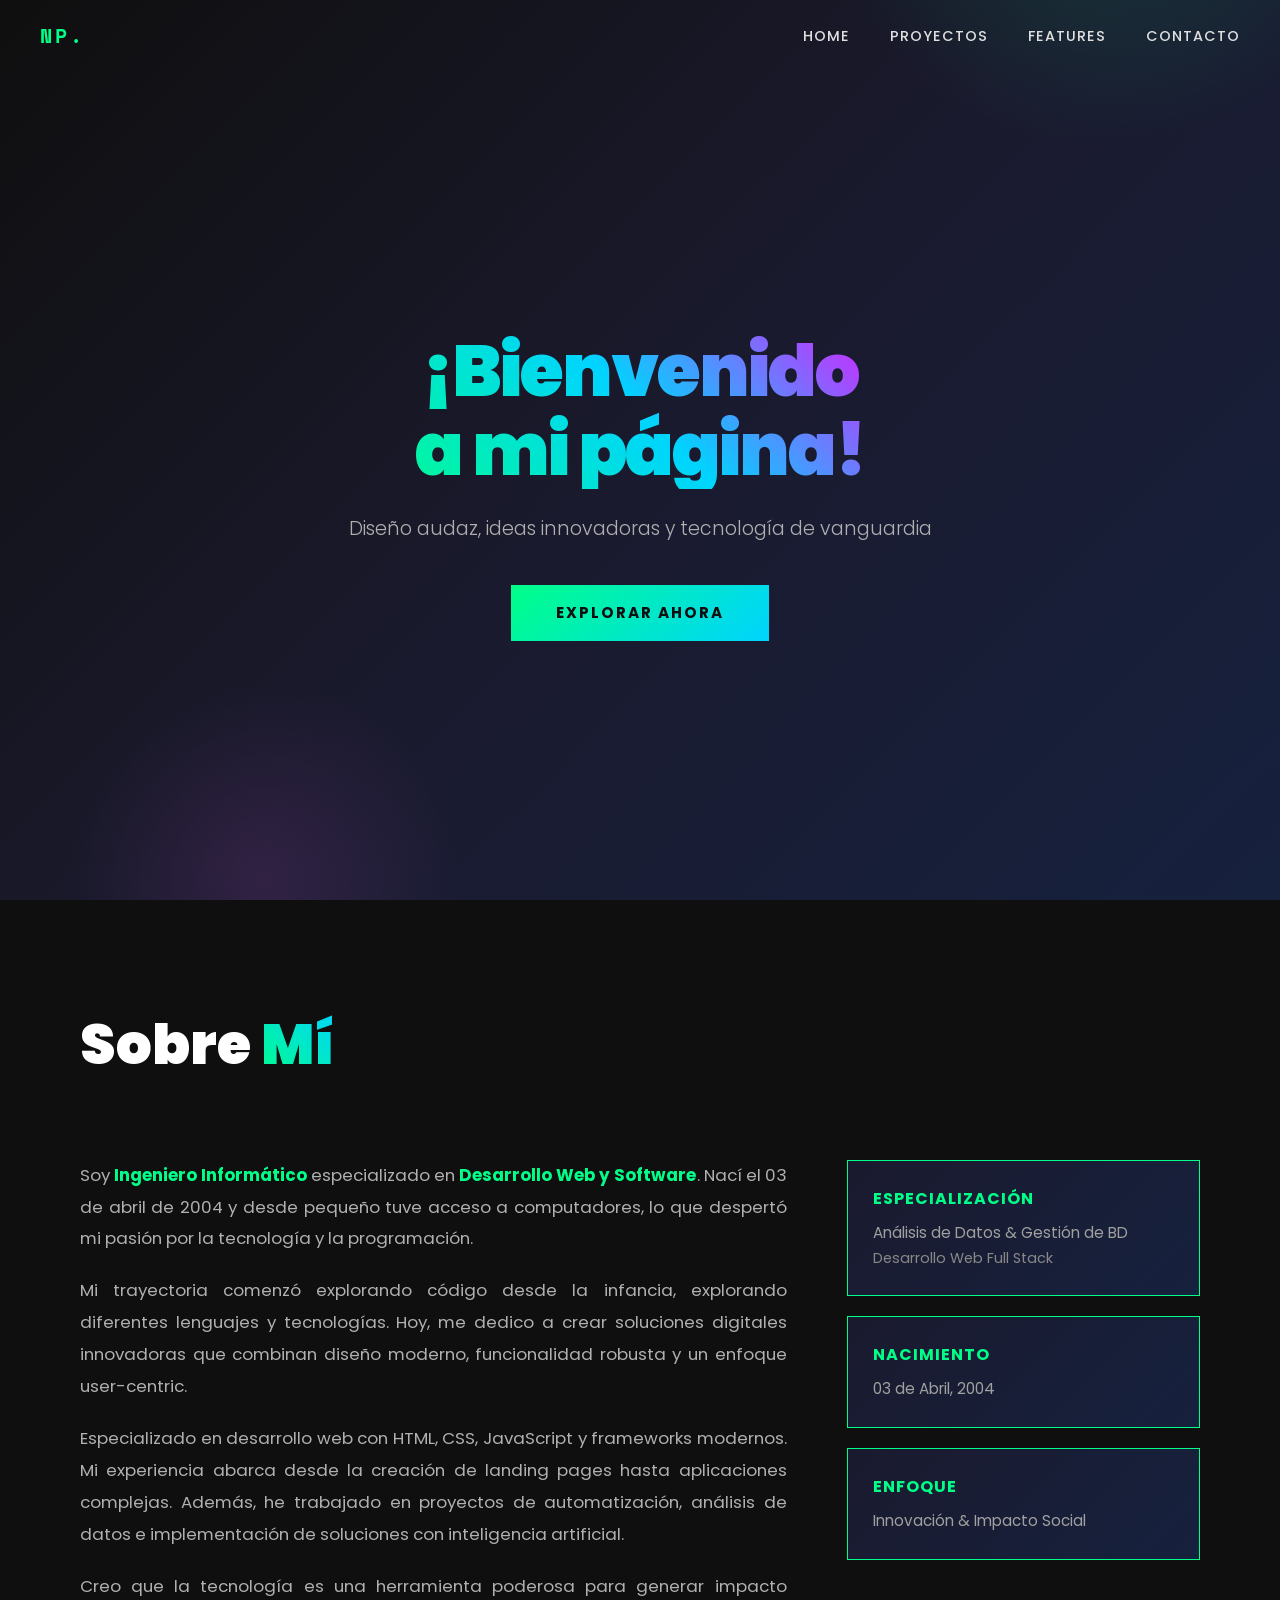
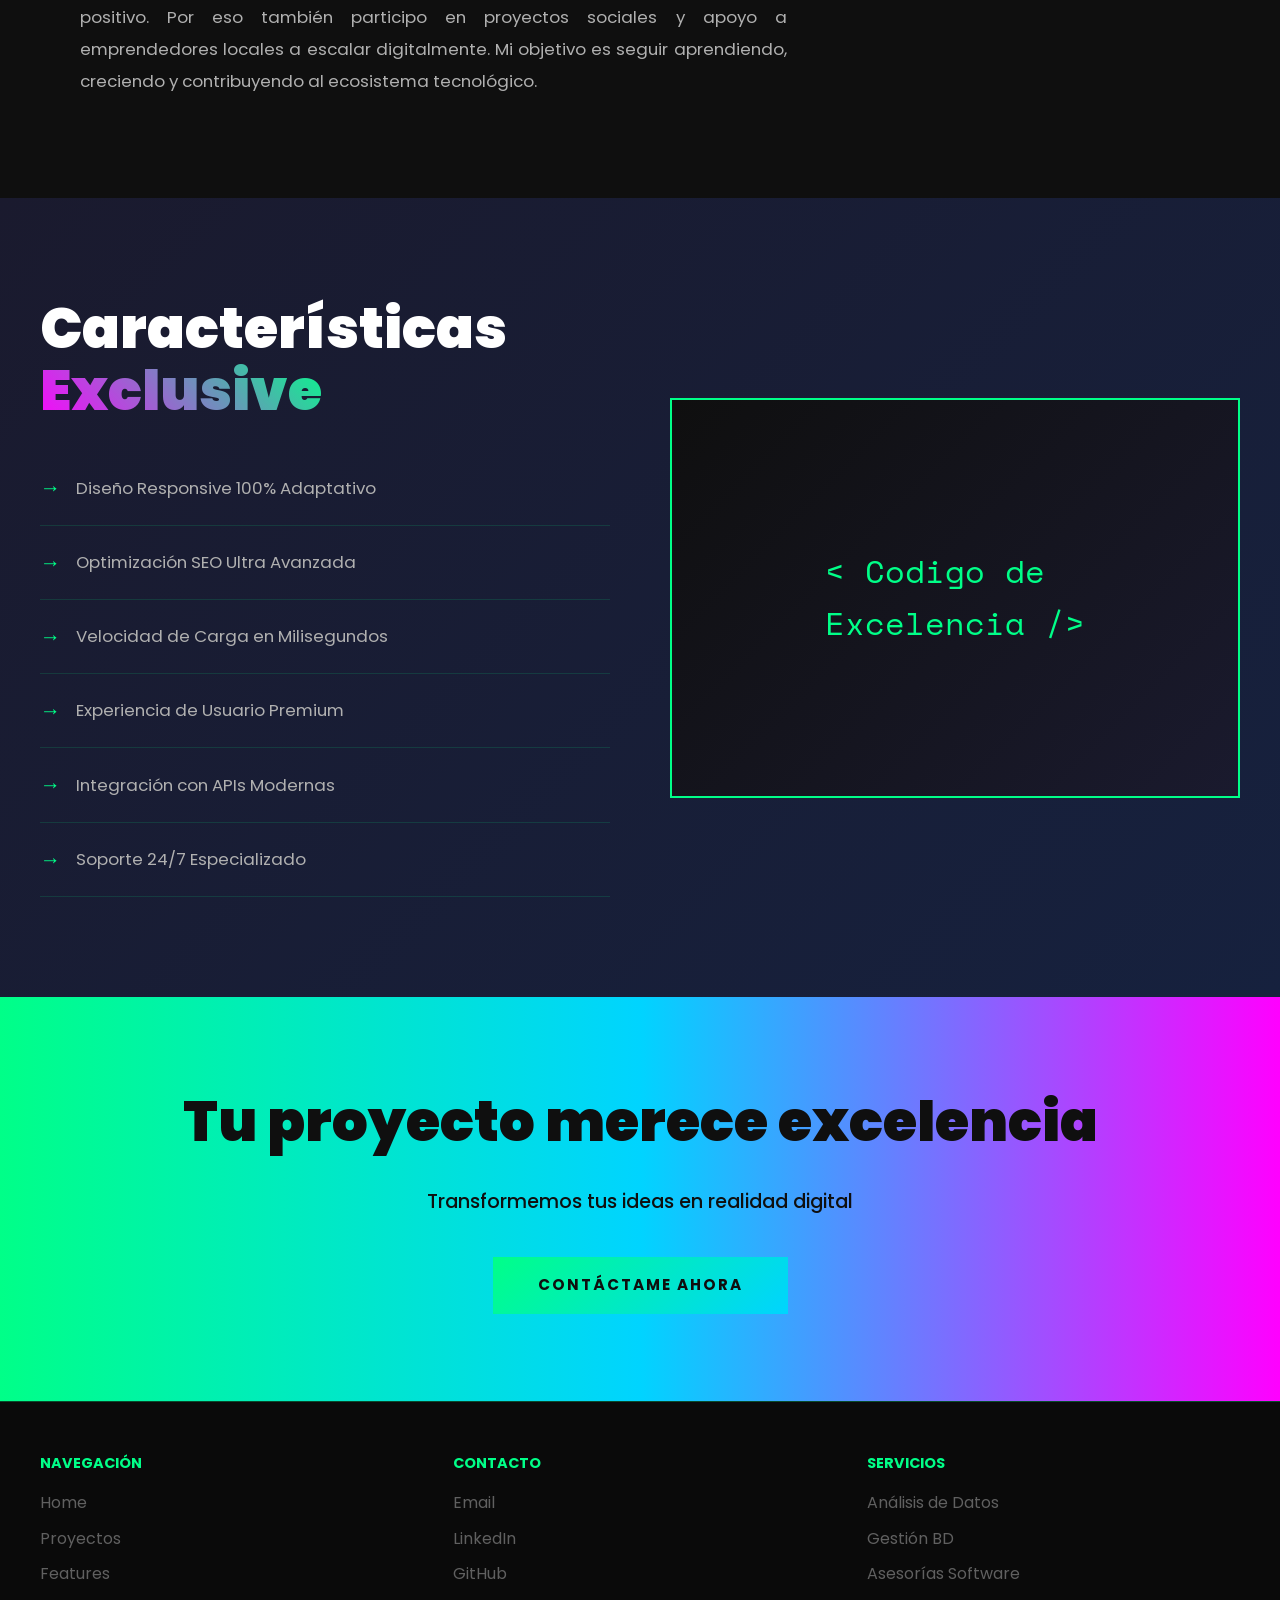
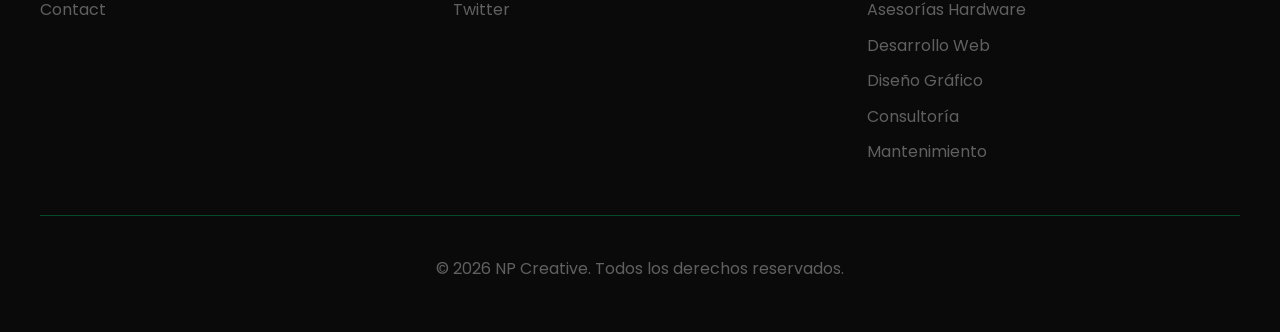
<file: index.html>
<!DOCTYPE html>
<html lang="es">
<head>
    <meta charset="UTF-8">
    <meta name="viewport" content="width=device-width, initial-scale=1.0">
    <title>Bienvenido a mi página</title>
    <link href="https://fonts.googleapis.com/css2?family=Poppins:wght@300;500;700;900&family=Space+Mono:wght@400;700&display=swap" rel="stylesheet">
    <link rel="stylesheet" href="styles.css">
</head>
<body>
    <!-- Header Minimalista -->
    <header>
        <div class="logo">NP.</div>
        <nav>
            <ul>
                <li><a href="index.html">Home</a></li>
                <li><a href="proyectos.html">Proyectos</a></li>
                <li><a href="index.html#features">Features</a></li>
                <li><a href="contacto.html">Contacto</a></li>
            </ul>
        </nav>
    </header>

    <!-- Hero Impactante -->
    <section class="hero" id="inicio">
        <div class="hero-content">
            <h1>¡Bienvenido<br>a mi página!</h1>
            <p>Diseño audaz, ideas innovadoras y tecnología de vanguardia</p>
            <a href="#ideas" class="btn-primary" style="text-decoration: none; display: inline-block;">Explorar Ahora</a>
        </div>
    </section>

    <!-- Sobre Mí -->
    <section class="ideas-section" id="ideas">
        <div class="container">
            <h2 class="section-title">Sobre <span>Mí</span></h2>
            <div class="about-content">
                <div class="about-text">
                    <p>Soy <strong>Ingeniero Informático</strong> especializado en <strong>Desarrollo Web y Software</strong>. Nací el 03 de abril de 2004 y desde pequeño tuve acceso a computadores, lo que despertó mi pasión por la tecnología y la programación.</p>
                    
                    <p>Mi trayectoria comenzó explorando código desde la infancia, explorando diferentes lenguajes y tecnologías. Hoy, me dedico a crear soluciones digitales innovadoras que combinan diseño moderno, funcionalidad robusta y un enfoque user-centric.</p>
                    
                    <p>Especializado en desarrollo web con HTML, CSS, JavaScript y frameworks modernos. Mi experiencia abarca desde la creación de landing pages hasta aplicaciones complejas. Además, he trabajado en proyectos de automatización, análisis de datos e implementación de soluciones con inteligencia artificial.</p>
                    
                    <p>Creo que la tecnología es una herramienta poderosa para generar impacto positivo. Por eso también participo en proyectos sociales y apoyo a emprendedores locales a escalar digitalmente. Mi objetivo es seguir aprendiendo, creciendo y contribuyendo al ecosistema tecnológico.</p>
                </div>
                <div class="about-highlight">
                    <div class="highlight-item">
                        <h3>Especialización</h3>
                        <p>Análisis de Datos & Gestión de BD<br><span style="font-size: 0.9rem; color: #888;">Desarrollo Web Full Stack</span></p>
                    </div>
                    <div class="highlight-item">
                        <h3>Nacimiento</h3>
                        <p>03 de Abril, 2004</p>
                    </div>
                    <div class="highlight-item">
                        <h3>Enfoque</h3>
                        <p>Innovación & Impacto Social</p>
                    </div>
                </div>
            </div>
        </div>
    </section>

    <!-- Features Avanzadas -->
    <section class="features-section" id="features">
        <div class="features-content">
            <h2>Características <span>Exclusive</span></h2>
            <ul class="features-list">
                <li>Diseño Responsive 100% Adaptativo</li>
                <li>Optimización SEO Ultra Avanzada</li>
                <li>Velocidad de Carga en Milisegundos</li>
                <li>Experiencia de Usuario Premium</li>
                <li>Integración con APIs Modernas</li>
                <li>Soporte 24/7 Especializado</li>
            </ul>
        </div>
        <div class="features-visual">
            &lt; Codigo de<br>Excelencia /&gt;
        </div>
    </section>

    <!-- Call to Action -->
    <section class="cta-section" id="contacto">
        <h2>Tu proyecto merece excelencia</h2>
        <p>Transformemos tus ideas en realidad digital</p>
        <a href="contacto.html" class="btn-primary" style="text-decoration: none; display: inline-block;">Contáctame Ahora</a>
    </section>

    <!-- Footer Moderno -->
    <footer>
        <div class="footer-content">
            <div class="footer-col">
                <h4>Navegación</h4>
                <a href="index.html">Home</a>
                <a href="proyectos.html">Proyectos</a>
                <a href="#features">Features</a>
                <a href="contacto.html">Contact</a>
            </div>
            <div class="footer-col">
                <h4>Contacto</h4>
                <a href="mailto:npardo@tricot.cl">Email</a>
                <a href="https://cl.linkedin.com/in/nicolás-pardo-b39a513a5?trk=people-guest_people_search-card" target="_blank">LinkedIn</a>
                <a href="#">GitHub</a>
                <a href="#">Twitter</a>
            </div>
            <div class="footer-col">
                <h4>Servicios</h4>
                <a href="proyectos.html#services">Análisis de Datos</a>
                <a href="proyectos.html#services">Gestión BD</a>
                <a href="proyectos.html#services">Asesorías Software</a>
                <a href="proyectos.html#services">Asesorías Hardware</a>
                <a href="proyectos.html#services">Desarrollo Web</a>
                <a href="proyectos.html#services">Diseño Gráfico</a>
                <a href="proyectos.html#services">Consultoría</a>
                <a href="proyectos.html#services">Mantenimiento</a>
            </div>
        </div>
        <div class="footer-bottom">
            <p>&copy; 2026 NP Creative. Todos los derechos reservados.</p>
        </div>
    </footer>
</body>
</html>
</file>
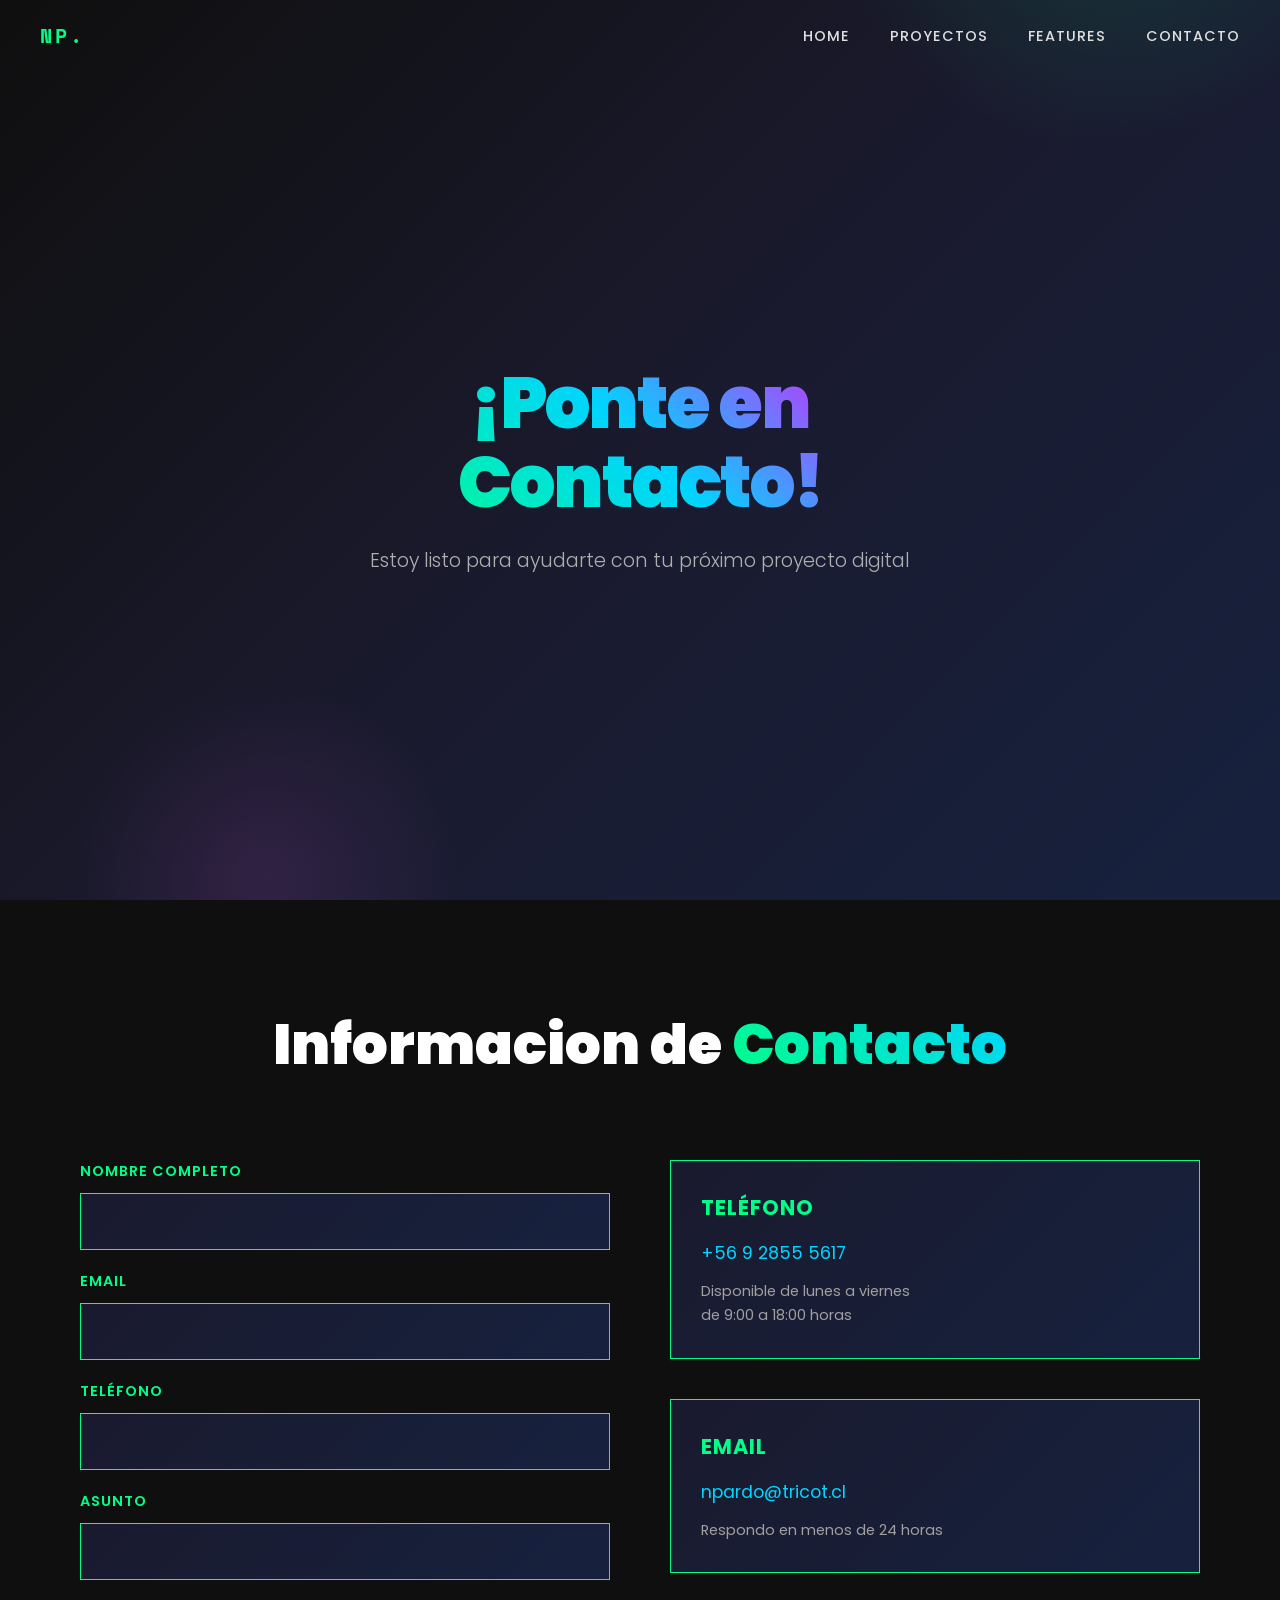
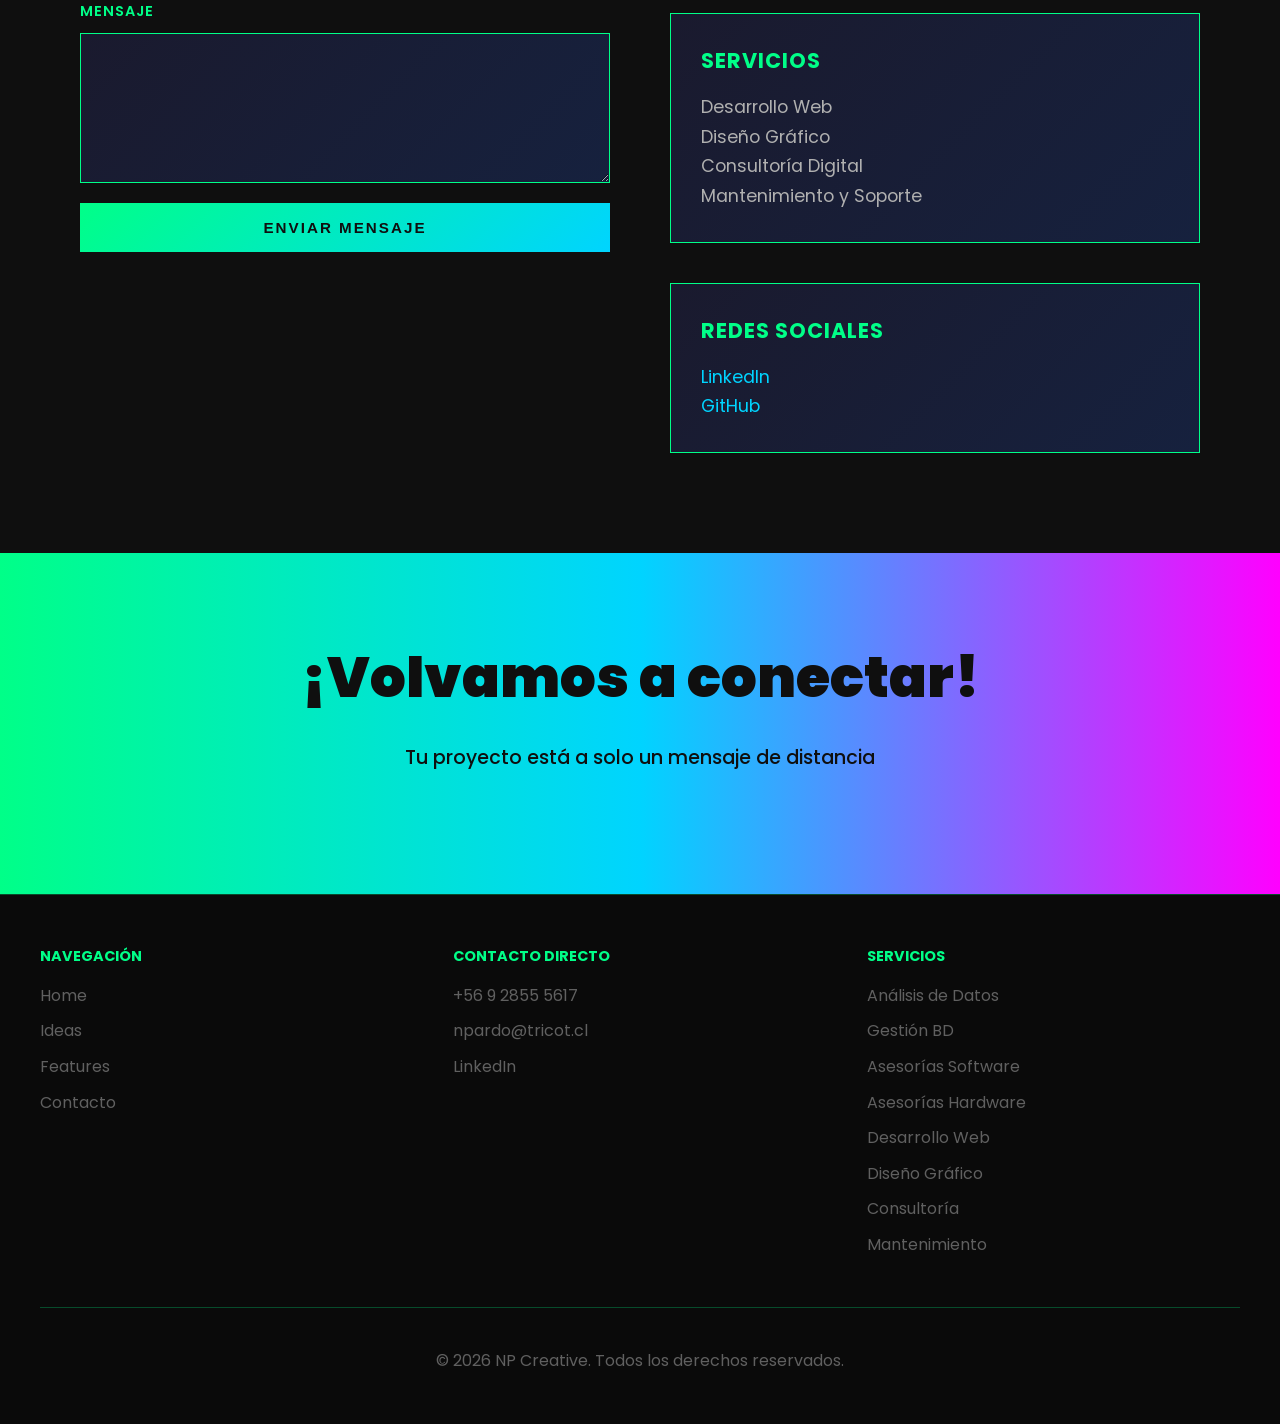
<file: contacto.html>
<!DOCTYPE html>
<html lang="es">
<head>
    <meta charset="UTF-8">
    <meta name="viewport" content="width=device-width, initial-scale=1.0">
    <title>Contacto - NP Creative</title>
    <link href="https://fonts.googleapis.com/css2?family=Poppins:wght@300;500;700;900&family=Space+Mono:wght@400;700&display=swap" rel="stylesheet">
    <link rel="stylesheet" href="styles.css">
</head>
<body>
    <!-- Header Minimalista -->
    <header>
        <div class="logo">NP.</div>
        <nav>
            <ul>
                <li><a href="index.html">Home</a></li>
                <li><a href="proyectos.html">Proyectos</a></li>
                <li><a href="index.html#features">Features</a></li>
                <li><a href="contacto.html">Contacto</a></li>
            </ul>
        </nav>
    </header>

    <!-- Hero Section -->
    <section class="hero">
        <div class="hero-content">
            <h1>¡Ponte en<br>Contacto!</h1>
            <p>Estoy listo para ayudarte con tu próximo proyecto digital</p>
        </div>
    </section>

    <!-- Contact Section -->
    <section class="contact-section">
        <div class="container">
            <h2 class="section-title center">Informacion de <span>Contacto</span></h2>
            
            <div class="contact-grid">
                <!-- Formulario -->
                <form class="contact-form" action="https://formspree.io/f/xyzabc" method="POST">
                    <div class="form-group">
                        <label for="nombre">Nombre Completo</label>
                        <input type="text" id="nombre" name="nombre" required>
                    </div>

                    <div class="form-group">
                        <label for="email">Email</label>
                        <input type="email" id="email" name="email" required>
                    </div>

                    <div class="form-group">
                        <label for="telefono">Teléfono</label>
                        <input type="tel" id="telefono" name="telefono">
                    </div>

                    <div class="form-group">
                        <label for="asunto">Asunto</label>
                        <input type="text" id="asunto" name="asunto" required>
                    </div>

                    <div class="form-group">
                        <label for="mensaje">Mensaje</label>
                        <textarea id="mensaje" name="mensaje" required></textarea>
                    </div>

                    <button type="submit" class="btn-primary">Enviar Mensaje</button>
                </form>

                <!-- Información de contacto -->
                <div class="contact-info">
                    <div class="info-item">
                        <h3>Teléfono</h3>
                        <p>
                            <a href="tel:+56928555617">+56 9 2855 5617</a>
                        </p>
                        <p style="color: #a0a0a0; font-size: 0.9rem; margin-top: 10px;">
                            Disponible de lunes a viernes<br>
                            de 9:00 a 18:00 horas
                        </p>
                    </div>

                    <div class="info-item">
                        <h3>Email</h3>
                        <p>
                            <a href="mailto:npardo@tricot.cl">npardo@tricot.cl</a>
                        </p>
                        <p style="color: #a0a0a0; font-size: 0.9rem; margin-top: 10px;">
                            Respondo en menos de 24 horas
                        </p>
                    </div>

                    <div class="info-item">
                        <h3>Servicios</h3>
                        <p>
                            Desarrollo Web<br>
                            Diseño Gráfico<br>
                            Consultoría Digital<br>
                            Mantenimiento y Soporte
                        </p>
                    </div>

                    <div class="info-item">
                        <h3>Redes Sociales</h3>
                        <p>
                            <a href="https://www.linkedin.com/in/nicol%C3%A1s-pardo-b39a513a5/?skipRedirect=true" target="_blank">LinkedIn</a><br>
                            <a href="https://github.com/brayatandelflo" target="_blank">GitHub</a><br>
                        
                        </p>
                    </div>
                </div>
            </div>
        </div>
    </section>

    <!-- CTA Section -->
    <section class="cta-section">
        <h2>¡Volvamos a conectar!</h2>
        <p>Tu proyecto está a solo un mensaje de distancia</p>
    </section>

    <!-- Footer Moderno -->
    <footer>
        <div class="footer-content">
            <div class="footer-col">
                <h4>Navegación</h4>
                <a href="index.html">Home</a>
                <a href="index.html#ideas">Ideas</a>
                <a href="index.html#features">Features</a>
                <a href="contacto.html">Contacto</a>
            </div>
            <div class="footer-col">
                <h4>Contacto Directo</h4>
                <a href="tel:+56928555617">+56 9 2855 5617</a>
                <a href="mailto:npardo@tricot.cl">npardo@tricot.cl</a>
                <a href="https://cl.linkedin.com/in/nicolás-pardo-b39a513a5?trk=people-guest_people_search-card" target="_blank">LinkedIn</a>
            </div>
            <div class="footer-col">
                <h4>Servicios</h4>
                <a href="proyectos.html#services">Análisis de Datos</a>
                <a href="proyectos.html#services">Gestión BD</a>
                <a href="proyectos.html#services">Asesorías Software</a>
                <a href="proyectos.html#services">Asesorías Hardware</a>
                <a href="proyectos.html#services">Desarrollo Web</a>
                <a href="proyectos.html#services">Diseño Gráfico</a>
                <a href="proyectos.html#services">Consultoría</a>
                <a href="proyectos.html#services">Mantenimiento</a>
            </div>
        </div>
        <div class="footer-bottom">
            <p>&copy; 2026 NP Creative. Todos los derechos reservados.</p>
        </div>
    </footer>
</body>
</html>
</file>
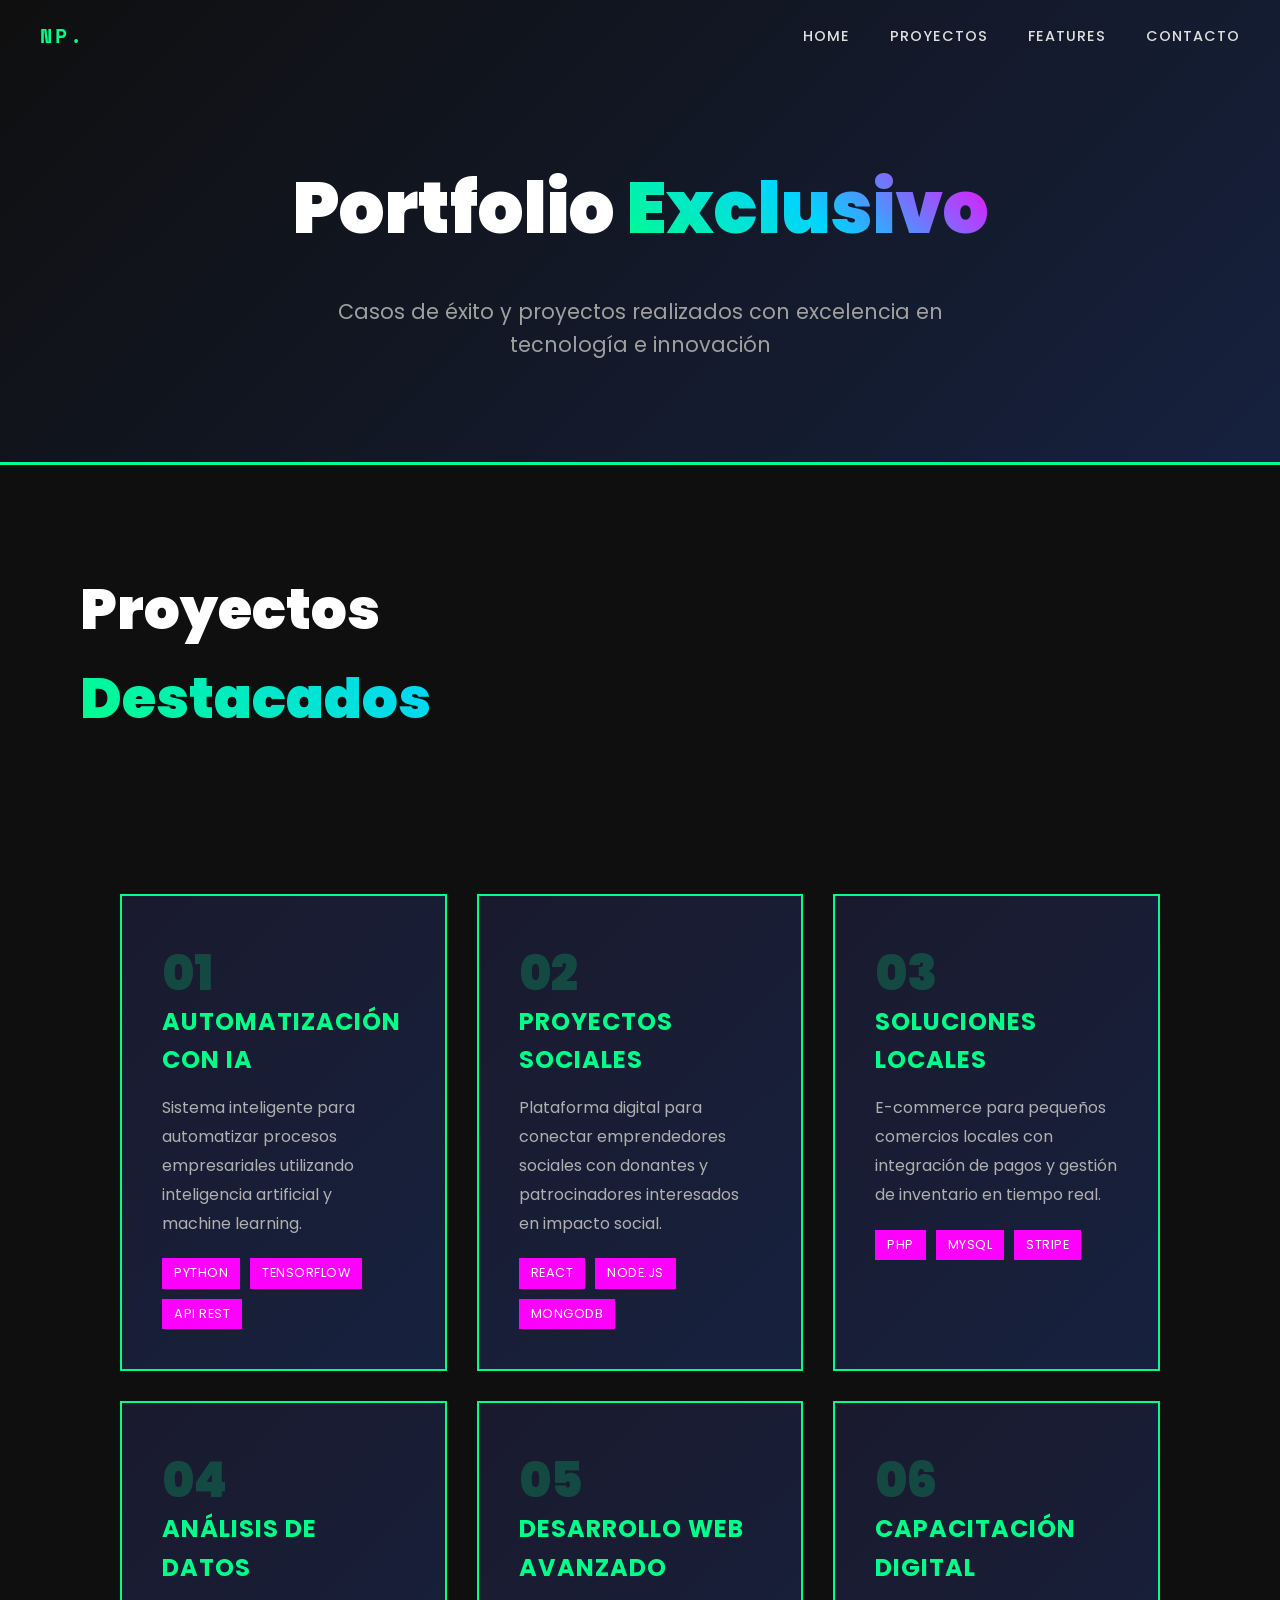
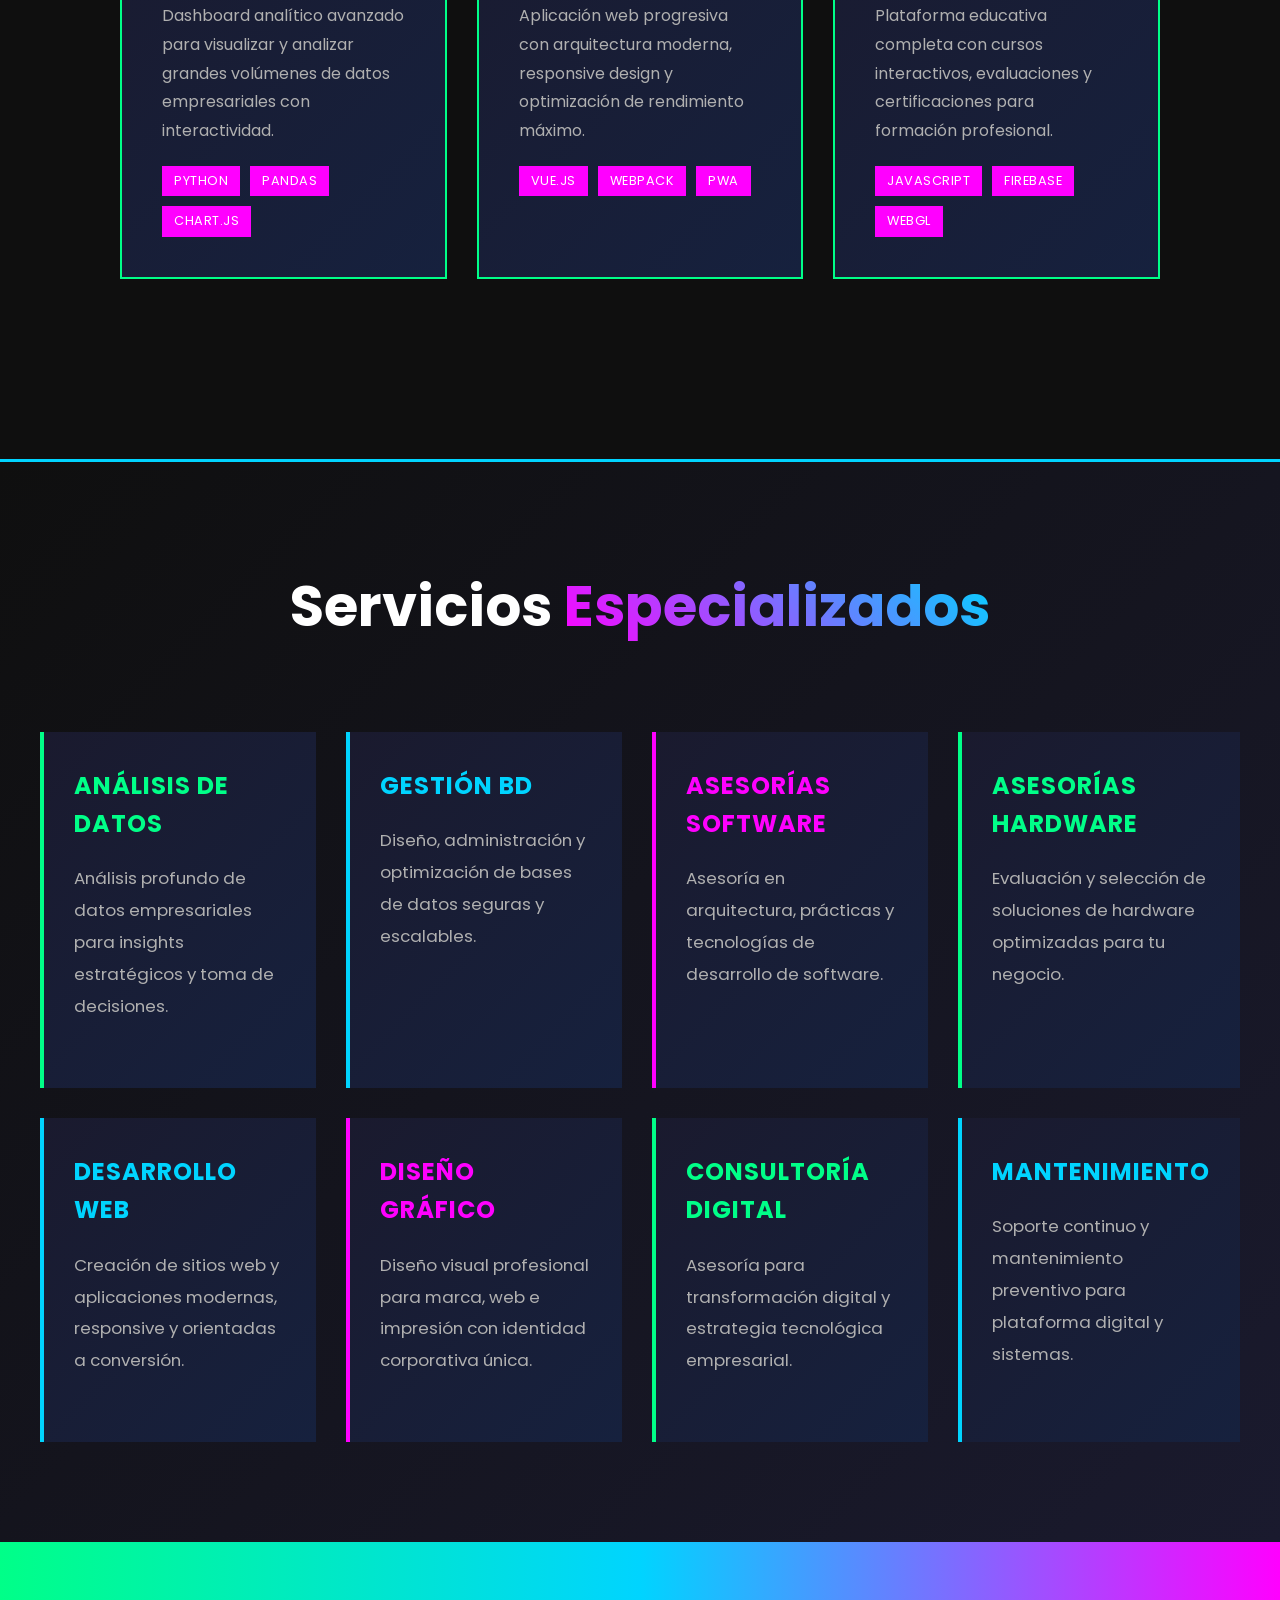
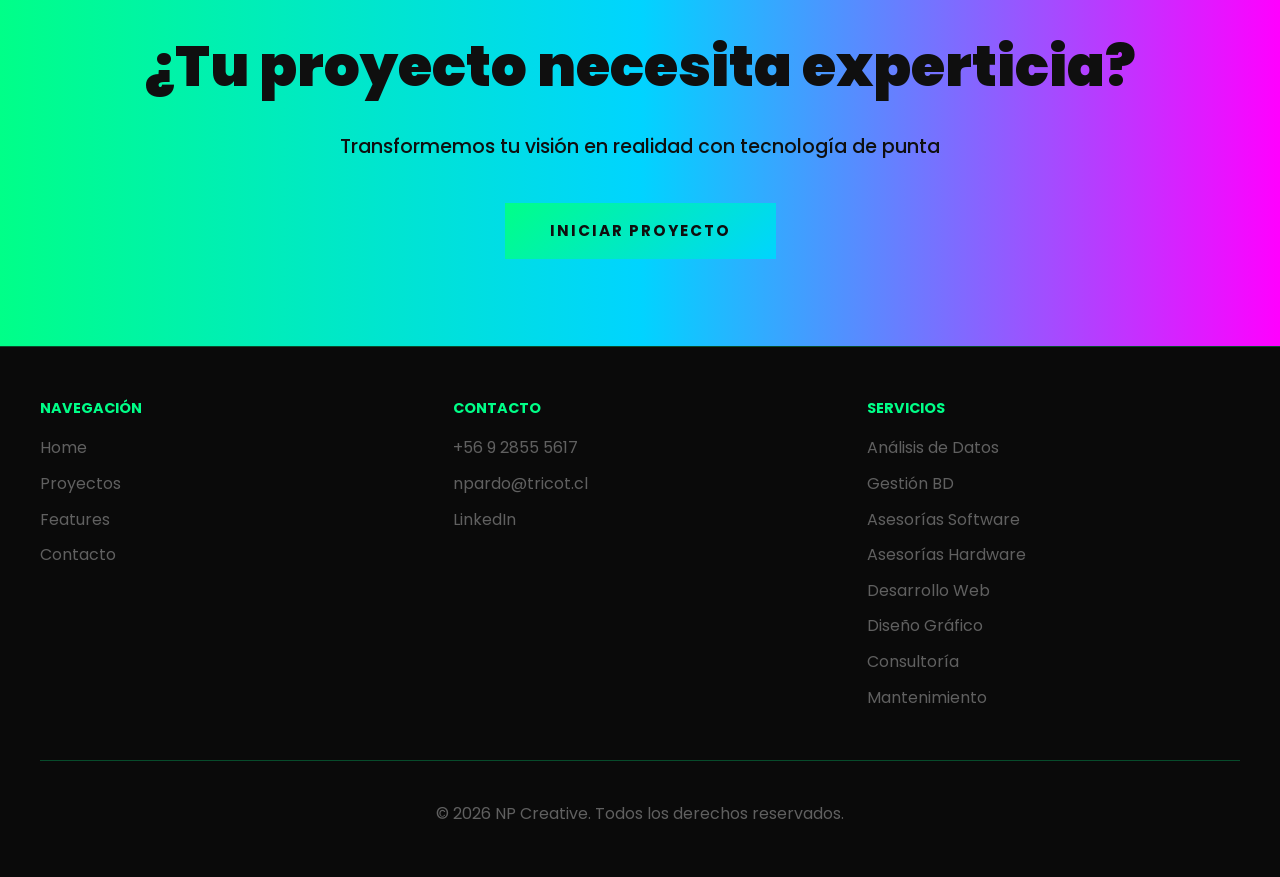
<file: proyectos.html>
<!DOCTYPE html>
<html lang="es">
<head>
    <meta charset="UTF-8">
    <meta name="viewport" content="width=device-width, initial-scale=1.0">
    <title>Proyectos - NP Creative</title>
    <link href="https://fonts.googleapis.com/css2?family=Poppins:wght@300;500;700;900&family=Space+Mono:wght@400;700&display=swap" rel="stylesheet">
    <link rel="stylesheet" href="styles.css">
    <style>
        /* Estilos específicos para página de proyectos */
        .projects-hero {
            background: linear-gradient(135deg, #0f0f0f 0%, #16213e 100%);
            padding: 150px 40px 100px;
            text-align: center;
            border-bottom: 3px solid #00ff88;
        }

        .projects-hero h1 {
            font-size: 4.5rem;
            font-weight: 900;
            margin-bottom: 30px;
            color: white;
        }

        .projects-hero h1 span {
            background: linear-gradient(45deg, #00ff88, #00d4ff, #ff00ff);
            -webkit-background-clip: text;
            -webkit-text-fill-color: transparent;
            background-clip: text;
        }

        .projects-hero p {
            font-size: 1.3rem;
            color: #a0a0a0;
            max-width: 700px;
            margin: 0 auto;
        }

        /* Grid de Proyectos */
        .projects-grid {
            display: grid;
            grid-template-columns: repeat(3, 1fr);
            gap: 30px;
            padding: 80px 40px;
        }

        .project-card {
            background: linear-gradient(135deg, #1a1a2e 0%, #16213e 100%);
            border: 2px solid #00ff88;
            padding: 40px;
            cursor: pointer;
            transition: all 0.3s;
            position: relative;
            overflow: hidden;
        }

        .project-card::before {
            content: '';
            position: absolute;
            top: 0;
            left: -100%;
            width: 100%;
            height: 100%;
            background: linear-gradient(90deg, transparent, rgba(0, 255, 136, 0.1), transparent);
            transition: left 0.5s;
        }

        .project-card:hover::before {
            left: 100%;
        }

        .project-card:hover {
            border-color: #00d4ff;
            box-shadow: 0 20px 60px rgba(0, 255, 136, 0.3);
            transform: translateY(-10px);
        }

        .project-number {
            font-size: 3rem;
            font-weight: 900;
            color: #00ff88;
            opacity: 0.2;
            margin-bottom: -10px;
        }

        .project-card h3 {
            color: #00ff88;
            font-size: 1.5rem;
            margin-bottom: 15px;
            text-transform: uppercase;
            letter-spacing: 1px;
        }

        .project-card p {
            color: #b0b0b0;
            line-height: 1.8;
            margin-bottom: 20px;
        }

        .project-tech {
            display: flex;
            flex-wrap: wrap;
            gap: 10px;
        }

        .tech-tag {
            background: #ff00ff;
            color: white;
            padding: 5px 12px;
            border-radius: 0;
            font-size: 0.8rem;
            text-transform: uppercase;
            letter-spacing: 0.5px;
        }

        /* Sección de Servicios */
        .services-section {
            background: linear-gradient(135deg, #0f0f0f 0%, #1a1a2e 100%);
            padding: 100px 40px;
            border-top: 3px solid #00d4ff;
        }

        .services-section h2 {
            font-size: 3.5rem;
            text-align: center;
            margin-bottom: 80px;
            color: white;
        }

        .services-section h2 span {
            background: linear-gradient(45deg, #ff00ff, #00d4ff);
            -webkit-background-clip: text;
            -webkit-text-fill-color: transparent;
            background-clip: text;
        }

        .services-grid {
            display: grid;
            grid-template-columns: repeat(4, 1fr);
            gap: 30px;
            max-width: 1600px;
            margin: 0 auto;
        }

        .service-card {
            background: linear-gradient(135deg, #1a1a2e 0%, #16213e 100%);
            border-left: 4px solid #00ff88;
            padding: 35px 30px;
            transition: all 0.3s;
            cursor: pointer;
        }

        .service-card:nth-child(2) {
            border-left-color: #00d4ff;
        }

        .service-card:nth-child(3) {
            border-left-color: #ff00ff;
        }

        .service-card:nth-child(4) {
            border-left-color: #00ff88;
        }

        .service-card:nth-child(5) {
            border-left-color: #00d4ff;
        }

        .service-card:nth-child(6) {
            border-left-color: #ff00ff;
        }

        .service-card:nth-child(7) {
            border-left-color: #00ff88;
        }

        .service-card:nth-child(8) {
            border-left-color: #00d4ff;
        }

        .service-card:hover {
            transform: translateY(-15px);
            box-shadow: 0 30px 60px rgba(0, 255, 136, 0.2);
        }

        .service-card h3 {
            color: #00ff88;
            font-size: 1.5rem;
            margin-bottom: 20px;
            text-transform: uppercase;
            letter-spacing: 1px;
        }

        .service-card:nth-child(2) h3 {
            color: #00d4ff;
        }

        .service-card:nth-child(3) h3 {
            color: #ff00ff;
        }

        .service-card:nth-child(4) h3 {
            color: #00ff88;
        }

        .service-card:nth-child(5) h3 {
            color: #00d4ff;
        }

        .service-card:nth-child(6) h3 {
            color: #ff00ff;
        }

        .service-card:nth-child(7) h3 {
            color: #00ff88;
        }

        .service-card:nth-child(8) h3 {
            color: #00d4ff;
        }

        .service-description {
            color: #b0b0b0;
            line-height: 1.9;
            margin-bottom: 30px;
            font-size: 1.05rem;
        }

        .service-features {
            list-style: none;
            margin-bottom: 30px;
        }

        .service-features li {
            color: #a0a0a0;
            padding: 10px 0;
            border-bottom: 1px solid #2a2a4e;
            font-size: 0.95rem;
        }

        .service-features li:last-child {
            border-bottom: none;
        }

        .service-cta {
            display: inline-block;
            background: #00ff88;
            color: #0f0f0f;
            padding: 10px 20px;
            text-decoration: none;
            font-weight: 700;
            transition: all 0.3s;
            margin-top: 20px;
            font-size: 0.85rem;
            cursor: pointer;
            border: none;
        }

        .service-card:nth-child(2) .service-cta {
            background: #00d4ff;
        }

        .service-card:nth-child(3) .service-cta {
            background: #ff00ff;
        }

        .service-card:nth-child(4) .service-cta {
            background: #00ff88;
        }

        .service-card:nth-child(5) .service-cta {
            background: #00d4ff;
        }

        .service-card:nth-child(6) .service-cta {
            background: #ff00ff;
        }

        .service-card:nth-child(7) .service-cta {
            background: #00ff88;
        }

        .service-card:nth-child(8) .service-cta {
            background: #00d4ff;
        }

        .service-cta:hover {
            transform: scale(1.05);
            letter-spacing: 1px;
        }

        /* Modal de Servicios */
        .modal {
            display: none;
            position: fixed;
            z-index: 1000;
            left: 0;
            top: 0;
            width: 100%;
            height: 100%;
            background-color: rgba(0, 0, 0, 0.8);
            animation: fadeIn 0.3s ease-in;
        }

        @keyframes fadeIn {
            from { opacity: 0; }
            to { opacity: 1; }
        }

        .modal-content {
            background: linear-gradient(135deg, #1a1a2e 0%, #16213e 100%);
            margin: auto;
            padding: 50px;
            border: 2px solid #00ff88;
            border-radius: 0;
            width: 90%;
            max-width: 700px;
            position: absolute;
            top: 50%;
            left: 50%;
            transform: translate(-50%, -50%);
            animation: slideIn 0.3s ease-out;
        }

        @keyframes slideIn {
            from {
                transform: translate(-50%, -55%);
                opacity: 0;
            }
            to {
                transform: translate(-50%, -50%);
                opacity: 1;
            }
        }

        .close {
            color: #00ff88;
            float: right;
            font-size: 28px;
            font-weight: bold;
            cursor: pointer;
            transition: color 0.3s;
        }

        .close:hover,
        .close:focus {
            color: #00d4ff;
        }

        .modal-content h2 {
            color: #00ff88;
            font-size: 2.5rem;
            margin-bottom: 20px;
            text-transform: uppercase;
            letter-spacing: 1px;
        }

        .modal-content p {
            color: #b0b0b0;
            line-height: 1.9;
            margin-bottom: 25px;
            font-size: 1.1rem;
        }

        .modal-features {
            list-style: none;
            margin-bottom: 30px;
        }

        .modal-features li {
            color: #a0a0a0;
            padding: 12px 0;
            border-bottom: 1px solid #2a2a4e;
            font-size: 1rem;
        }

        .modal-features li:last-child {
            border-bottom: none;
        }

        .service-card {
            cursor: pointer;
        }

        /* Responsive */
        @media (max-width: 768px) {
            .projects-hero {
                padding: 100px 20px 60px;
            }

            .projects-hero h1 {
                font-size: 2.5rem;
            }

            .projects-grid {
                grid-template-columns: 1fr;
                padding: 60px 20px;
            }

            .services-grid {
                grid-template-columns: repeat(2, 1fr);
                gap: 20px;
            }

            .services-section {
                padding: 60px 20px;
            }

            .services-section h2 {
                font-size: 2.5rem;
                margin-bottom: 50px;
            }
        }
    </style>
</head>
<body>
    <!-- Header Minimalista -->
    <header>
        <div class="logo">NP.</div>
        <nav>
            <ul>
                <li><a href="index.html">Home</a></li>
                <li><a href="proyectos.html">Proyectos</a></li>
                <li><a href="index.html#features">Features</a></li>
                <li><a href="contacto.html">Contacto</a></li>
            </ul>
        </nav>
    </header>

    <!-- Hero Section Proyectos -->
    <section class="projects-hero">
        <h1>Portfolio <span>Exclusivo</span></h1>
        <p>Casos de éxito y proyectos realizados con excelencia en tecnología e innovación</p>
    </section>

    <!-- Grid de Proyectos -->
    <section class="ideas-section" id="projects">
        <div class="container">
            <h2 class="section-title">Proyectos <span>Destacados</span></h2>
            <div class="projects-grid">
                <div class="project-card">
                    <div class="project-number">01</div>
                    <h3>Automatización con IA</h3>
                    <p>Sistema inteligente para automatizar procesos empresariales utilizando inteligencia artificial y machine learning.</p>
                    <div class="project-tech">
                        <span class="tech-tag">Python</span>
                        <span class="tech-tag">TensorFlow</span>
                        <span class="tech-tag">API REST</span>
                    </div>
                </div>

                <div class="project-card">
                    <div class="project-number">02</div>
                    <h3>Proyectos Sociales</h3>
                    <p>Plataforma digital para conectar emprendedores sociales con donantes y patrocinadores interesados en impacto social.</p>
                    <div class="project-tech">
                        <span class="tech-tag">React</span>
                        <span class="tech-tag">Node.js</span>
                        <span class="tech-tag">MongoDB</span>
                    </div>
                </div>

                <div class="project-card">
                    <div class="project-number">03</div>
                    <h3>Soluciones Locales</h3>
                    <p>E-commerce para pequeños comercios locales con integración de pagos y gestión de inventario en tiempo real.</p>
                    <div class="project-tech">
                        <span class="tech-tag">PHP</span>
                        <span class="tech-tag">MySQL</span>
                        <span class="tech-tag">Stripe</span>
                    </div>
                </div>

                <div class="project-card">
                    <div class="project-number">04</div>
                    <h3>Análisis de Datos</h3>
                    <p>Dashboard analítico avanzado para visualizar y analizar grandes volúmenes de datos empresariales con interactividad.</p>
                    <div class="project-tech">
                        <span class="tech-tag">Python</span>
                        <span class="tech-tag">Pandas</span>
                        <span class="tech-tag">Chart.js</span>
                    </div>
                </div>

                <div class="project-card">
                    <div class="project-number">05</div>
                    <h3>Desarrollo Web Avanzado</h3>
                    <p>Aplicación web progresiva con arquitectura moderna, responsive design y optimización de rendimiento máximo.</p>
                    <div class="project-tech">
                        <span class="tech-tag">Vue.js</span>
                        <span class="tech-tag">Webpack</span>
                        <span class="tech-tag">PWA</span>
                    </div>
                </div>

                <div class="project-card">
                    <div class="project-number">06</div>
                    <h3>Capacitación Digital</h3>
                    <p>Plataforma educativa completa con cursos interactivos, evaluaciones y certificaciones para formación profesional.</p>
                    <div class="project-tech">
                        <span class="tech-tag">JavaScript</span>
                        <span class="tech-tag">Firebase</span>
                        <span class="tech-tag">WebGL</span>
                    </div>
                </div>
            </div>
        </div>
    </section>

    <!-- Sección de Servicios Detallada -->
    <section class="services-section" id="services">
        <h2>Servicios <span>Especializados</span></h2>
        
        <!-- Modal para detalles del servicio -->
        <div id="serviceModal" class="modal">
            <div class="modal-content">
                <span class="close" onclick="closeServiceModal()">&times;</span>
                <h2 id="modalTitle"></h2>
                <p id="modalDescription"></p>
                <ul class="modal-features" id="modalFeatures"></ul>
            </div>
        </div>
        
        <div class="services-grid">
            <!-- Análisis de Datos -->
            <div class="service-card" onclick="openServiceModal('Análisis de Datos', 'Análisis profundo de datos empresariales para extraer insights valiosos, identificar patrones y tendencias. Transformamos datos en información accionable para la toma de decisiones estratégica y mejora continua del negocio.', ['Dashboard Analíticos Personalizados', 'Reportes Dinámicos y Visualización', 'Predicción de Tendencias', 'Business Intelligence Avanzado', 'Optimización de Procesos Basado en Datos'])">
                <h3>Análisis de Datos</h3>
                <p class="service-description">Análisis profundo de datos empresariales para insights estratégicos y toma de decisiones.</p>
            </div>

            <!-- Gestión de Base de Datos -->
            <div class="service-card" onclick="openServiceModal('Gestión de Base de Datos', 'Diseño, implementación y administración de bases de datos robustas, seguras y escalables. Optimizamos el rendimiento, garantizamos integridad de datos y aseguramos disponibilidad continua de tu información crítica.', ['Diseño de Esquemas Optimizados', 'Administración y Mantenimiento', 'Backup y Recuperación de Datos', 'Optimización de Consultas', 'Seguridad y Encriptación'])">
                <h3>Gestión BD</h3>
                <p class="service-description">Diseño, administración y optimización de bases de datos seguras y escalables.</p>
            </div>

            <!-- Asesorías de Software -->
            <div class="service-card" onclick="openServiceModal('Asesorías de Software', 'Asesoría especializada en arquitectura de software, mejores prácticas de desarrollo, tecnologías emergentes y estrategias de transformación digital. Potenciamos tus capacidades técnicas y optimizamos tus procesos de desarrollo.', ['Auditoría de Código', 'Arquitectura de Software', 'Mejores Prácticas Dev', 'Selección de Tecnologías', 'Code Review y Mentoring'])">
                <h3>Asesorías Software</h3>
                <p class="service-description">Asesoría en arquitectura, prácticas y tecnologías de desarrollo de software.</p>
            </div>

            <!-- Asesorías de Hardware -->
            <div class="service-card" onclick="openServiceModal('Asesorías de Hardware', 'Evaluación, selección e implementación de soluciones de hardware adaptadas a tus necesidades. Desde infraestructura de servidor hasta estaciones de trabajo, garantizamos rendimiento y rentabilidad óptima.', ['Evaluación de Infraestructura', 'Selección de Equipamiento', 'Planificación de Capacidad', 'Instalación y Configuración', 'Soporte Técnico de Hardware'])">
                <h3>Asesorías Hardware</h3>
                <p class="service-description">Evaluación y selección de soluciones de hardware optimizadas para tu negocio.</p>
            </div>

            <!-- Desarrollo Web -->
            <div class="service-card" onclick="openServiceModal('Desarrollo Web', 'Creación de sitios web y aplicaciones web modernas, responsive y orientadas a conversión. Implementamos las últimas tecnologías y mejores prácticas para resultados excepcionales.', ['Sitios Web Responsive', 'Aplicaciones Web Progresivas', 'E-commerce Funcionales', 'Optimización SEO', 'Integración de APIs'])">
                <h3>Desarrollo Web</h3>
                <p class="service-description">Creación de sitios web y aplicaciones modernas, responsive y orientadas a conversión.</p>
            </div>

            <!-- Diseño Gráfico -->
            <div class="service-card" onclick="openServiceModal('Diseño Gráfico', 'Diseño visual profesional y creativo para marca, web e impresión. Creamos identidades corporativas únicas que comunican tus valores y atrapan la atención de tu audiencia.', ['Identidad Corporativa', 'Diseño de Logo Único', 'Diseño Web UI/UX', 'Materiales Impresos', 'Branding Estratégico'])">
                <h3>Diseño Gráfico</h3>
                <p class="service-description">Diseño visual profesional para marca, web e impresión con identidad corporativa única.</p>
            </div>

            <!-- Consultoría Digital -->
            <div class="service-card" onclick="openServiceModal('Consultoría Digital', 'Asesoría especializada para transformación digital y estrategia tecnológica empresarial. Te guiamos en el camino hacia la modernización, productividad y competitividad en el entorno digital.', ['Auditoría Tecnológica', 'Estrategia Digital', 'Selección de Herramientas', 'Implementación Integral', 'Capacitación de Equipos'])">
                <h3>Consultoría Digital</h3>
                <p class="service-description">Asesoría para transformación digital y estrategia tecnológica empresarial.</p>
            </div>

            <!-- Mantenimiento -->
            <div class="service-card" onclick="openServiceModal('Mantenimiento', 'Soporte continuo y mantenimiento preventivo para tu plataforma digital y sistemas. Monitoreamos 24/7 para garantizar máxima disponibilidad, seguridad y rendimiento.', ['Monitoreo 24/7', 'Actualizaciones Regulares', 'Backup Automático', 'Soporte Técnico', 'Parches de Seguridad'])">
                <h3>Mantenimiento</h3>
                <p class="service-description">Soporte continuo y mantenimiento preventivo para plataforma digital y sistemas.</p>
            </div>
        </div>
    </section>

    <!-- CTA Section -->
    <section class="cta-section">
        <h2>¿Tu proyecto necesita experticia?</h2>
        <p>Transformemos tu visión en realidad con tecnología de punta</p>
        <a href="contacto.html" class="btn-primary" style="text-decoration: none; display: inline-block;">Iniciar Proyecto</a>
    </section>

    <!-- Footer Moderno -->
    <footer>
        <div class="footer-content">
            <div class="footer-col">
                <h4>Navegación</h4>
                <a href="index.html">Home</a>
                <a href="proyectos.html">Proyectos</a>
                <a href="index.html#features">Features</a>
                <a href="contacto.html">Contacto</a>
            </div>
            <div class="footer-col">
                <h4>Contacto</h4>
                <a href="tel:+56928555617">+56 9 2855 5617</a>
                <a href="mailto:npardo@tricot.cl">npardo@tricot.cl</a>
                <a href="https://cl.linkedin.com/in/nicolás-pardo-b39a513a5?trk=people-guest_people_search-card" target="_blank">LinkedIn</a>
            </div>
            <div class="footer-col">
                <h4>Servicios</h4>
                <a href="proyectos.html#services">Análisis de Datos</a>
                <a href="proyectos.html#services">Gestión BD</a>
                <a href="proyectos.html#services">Asesorías Software</a>
                <a href="proyectos.html#services">Asesorías Hardware</a>
                <a href="proyectos.html#services">Desarrollo Web</a>
                <a href="proyectos.html#services">Diseño Gráfico</a>
                <a href="proyectos.html#services">Consultoría</a>
                <a href="proyectos.html#services">Mantenimiento</a>
            </div>
        </div>
        <div class="footer-bottom">
            <p>&copy; 2026 NP Creative. Todos los derechos reservados.</p>
        </div>
    </footer>
    
    <script>
        // Modal de Servicios
        function openServiceModal(title, description, features) {
            const modal = document.getElementById('serviceModal');
            document.getElementById('modalTitle').textContent = title;
            document.getElementById('modalDescription').textContent = description;
            
            const featuresList = document.getElementById('modalFeatures');
            featuresList.innerHTML = '';
            features.forEach(feature => {
                const li = document.createElement('li');
                li.textContent = '✓ ' + feature;
                featuresList.appendChild(li);
            });
            
            modal.style.display = 'block';
        }
        
        function closeServiceModal() {
            document.getElementById('serviceModal').style.display = 'none';
        }
        
        // Cerrar modal al hacer clic fuera del contenido
        window.onclick = function(event) {
            const modal = document.getElementById('serviceModal');
            if (event.target == modal) {
                modal.style.display = 'none';
            }
        }
    </script>
</body>
</html>
</file>
<file: styles.css>
* {
    margin: 0;
    padding: 0;
    box-sizing: border-box;
}

body {
    font-family: 'Poppins', sans-serif;
    line-height: 1.6;
    color: #1a1a1a;
    background: #0f0f0f;
    overflow-x: hidden;
}

/* Header Minimalista */
header {
    background: transparent;
    padding: 20px 40px;
    position: fixed;
    top: 0;
    width: 100%;
    z-index: 100;
    display: flex;
    justify-content: space-between;
    align-items: center;
}

.logo {
    font-size: 20px;
    font-weight: 900;
    color: #00ff88;
    text-transform: uppercase;
    letter-spacing: 3px;
    font-family: 'Space Mono', monospace;
}

nav ul {
    display: flex;
    list-style: none;
    gap: 40px;
}

nav a {
    color: #e0e0e0;
    text-decoration: none;
    font-size: 0.9rem;
    font-weight: 500;
    text-transform: uppercase;
    letter-spacing: 1px;
    position: relative;
    transition: color 0.3s;
}

nav a::after {
    content: '';
    position: absolute;
    bottom: -5px;
    left: 0;
    width: 0;
    height: 2px;
    background: #00ff88;
    transition: width 0.3s;
}

nav a:hover {
    color: #00ff88;
}

nav a:hover::after {
    width: 100%;
}

/* Hero Section Audaz */
.hero {
    background: linear-gradient(135deg, #0f0f0f 0%, #1a1a2e 50%, #16213e 100%);
    color: white;
    padding: 180px 40px 100px;
    min-height: 100vh;
    display: flex;
    align-items: center;
    justify-content: center;
    flex-direction: column;
    position: relative;
    overflow: hidden;
}

.hero::before {
    content: '';
    position: absolute;
    top: -50%;
    right: -10%;
    width: 600px;
    height: 600px;
    background: radial-gradient(circle, rgba(0, 255, 136, 0.15) 0%, transparent 70%);
    border-radius: 50%;
    animation: float 20s infinite ease-in-out;
}

.hero::after {
    content: '';
    position: absolute;
    bottom: -20%;
    left: 5%;
    width: 400px;
    height: 400px;
    background: radial-gradient(circle, rgba(255, 100, 255, 0.1) 0%, transparent 70%);
    border-radius: 50%;
    animation: float 25s infinite ease-in-out 2s;
}

.hero-content {
    position: relative;
    z-index: 2;
    text-align: center;
    max-width: 900px;
}

.hero h1 {
    font-size: 4.5rem;
    font-weight: 900;
    margin-bottom: 25px;
    background: linear-gradient(45deg, #00ff88, #00d4ff, #ff00ff);
    -webkit-background-clip: text;
    -webkit-text-fill-color: transparent;
    background-clip: text;
    letter-spacing: -2px;
    line-height: 1.1;
    animation: fadeInScale 1s ease-out;
}

.hero p {
    font-size: 1.2rem;
    margin-bottom: 40px;
    color: #b0b0b0;
    font-weight: 300;
    animation: fadeIn 1s ease-out 0.3s both;
}

.btn-primary {
    background: linear-gradient(135deg, #00ff88 0%, #00d4ff 100%);
    color: #0f0f0f;
    padding: 16px 45px;
    border: none;
    border-radius: 0;
    font-size: 0.95rem;
    font-weight: 700;
    cursor: pointer;
    transition: all 0.3s;
    text-transform: uppercase;
    letter-spacing: 2px;
    position: relative;
    overflow: hidden;
    animation: fadeIn 1s ease-out 0.5s both;
    text-decoration: none;
    display: inline-block;
}

.btn-primary::before {
    content: '';
    position: absolute;
    top: 0;
    left: -100%;
    width: 100%;
    height: 100%;
    background: rgba(255, 255, 255, 0.2);
    transition: left 0.3s;
}

.btn-primary:hover::before {
    left: 100%;
}

.btn-primary:hover {
    transform: translateY(-5px);
    box-shadow: 0 15px 40px rgba(0, 255, 136, 0.4);
}

/* Container */
.container {
    max-width: 1300px;
    margin: 0 auto;
    padding: 0 40px;
}

/* Ideas Section */
.ideas-section {
    padding: 100px 40px;
    background: #0f0f0f;
    position: relative;
}

.section-title {
    text-align: left;
    font-size: 3.5rem;
    margin-bottom: 70px;
    color: white;
    font-weight: 900;
    max-width: 600px;
}

.section-title.center {
    text-align: center;
    max-width: 100%;
}

.section-title span {
    background: linear-gradient(45deg, #00ff88, #00d4ff);
    -webkit-background-clip: text;
    -webkit-text-fill-color: transparent;
    background-clip: text;
}

.ideas-grid {
    display: grid;
    grid-template-columns: repeat(auto-fit, minmax(320px, 1fr));
    gap: 25px;
}

.idea-card {
    background: linear-gradient(135deg, #1a1a2e 0%, #16213e 100%);
    padding: 40px;
    border: 1px solid #00ff88;
    border-radius: 0;
    transition: all 0.3s;
    text-align: left;
    position: relative;
    overflow: hidden;
}

.idea-card::before {
    content: '';
    position: absolute;
    top: 0;
    left: -100%;
    width: 100%;
    height: 100%;
    background: linear-gradient(90deg, transparent, rgba(0, 255, 136, 0.2), transparent);
    transition: left 0.5s;
}

.idea-card:hover {
    transform: translateY(-8px);
    border-color: #00d4ff;
    box-shadow: 0 20px 60px rgba(0, 255, 136, 0.2);
}

.idea-card:hover::before {
    left: 100%;
}

.idea-icon {
    font-size: 2.5rem;
    margin-bottom: 20px;
    display: block;
}

.idea-card h3 {
    font-size: 1.4rem;
    margin-bottom: 15px;
    color: #00ff88;
    font-weight: 700;
}

.idea-card p {
    color: #a0a0a0;
    font-size: 0.95rem;
    line-height: 1.7;
    position: relative;
    z-index: 1;
}

/* About Content */
.about-content {
    display: grid;
    grid-template-columns: 2fr 1fr;
    gap: 60px;
    align-items: start;
}

.about-text {
    display: flex;
    flex-direction: column;
    gap: 20px;
}

.about-text p {
    color: #b0b0b0;
    font-size: 1.05rem;
    line-height: 1.9;
    text-align: justify;
}

.about-text strong {
    color: #00ff88;
    font-weight: 700;
}

.about-highlight {
    display: flex;
    flex-direction: column;
    gap: 20px;
}

.highlight-item {
    background: linear-gradient(135deg, #1a1a2e 0%, #16213e 100%);
    padding: 25px;
    border: 1px solid #00ff88;
    border-radius: 0;
    transition: all 0.3s;
}

.highlight-item:hover {
    border-color: #00d4ff;
    box-shadow: 0 15px 40px rgba(0, 255, 136, 0.2);
    transform: translateY(-5px);
}

.highlight-item h3 {
    color: #00ff88;
    font-size: 1rem;
    text-transform: uppercase;
    letter-spacing: 1px;
    margin-bottom: 10px;
    font-weight: 700;
}

.highlight-item p {
    color: #a0a0a0;
    font-size: 0.95rem;
    line-height: 1.6;
}

/* Features Section */
.features-section {
    padding: 100px 40px;
    background: linear-gradient(135deg, #1a1a2e 0%, #16213e 100%);
    display: grid;
    grid-template-columns: 1fr 1fr;
    gap: 60px;
    align-items: center;
}

.features-content h2 {
    font-size: 3.5rem;
    font-weight: 900;
    margin-bottom: 30px;
    color: white;
    line-height: 1.1;
}

.features-content h2 span {
    background: linear-gradient(45deg, #ff00ff, #00ff88);
    -webkit-background-clip: text;
    -webkit-text-fill-color: transparent;
    background-clip: text;
}

.features-list {
    list-style: none;
}

.features-list li {
    padding: 20px 0;
    color: #b0b0b0;
    font-size: 1.05rem;
    border-bottom: 1px solid #00ff8822;
    display: flex;
    align-items: center;
    gap: 15px;
}

.features-list li::before {
    content: '→';
    color: #00ff88;
    font-weight: bold;
    font-size: 1.3rem;
}

.features-visual {
    position: relative;
    height: 400px;
    background: linear-gradient(135deg, #0f0f0f 0%, #1a1a2e 100%);
    border: 2px solid #00ff88;
    border-radius: 0;
    display: flex;
    align-items: center;
    justify-content: center;
    color: #00ff88;
    font-family: 'Space Mono', monospace;
    font-size: 2rem;
}

/* Call to Action */
.cta-section {
    background: linear-gradient(90deg, #00ff88 0%, #00d4ff 50%, #ff00ff 100%);
    color: #0f0f0f;
    padding: 80px 40px;
    text-align: center;
    position: relative;
    overflow: hidden;
}

.cta-section h2 {
    font-size: 3.5rem;
    margin-bottom: 20px;
    font-weight: 900;
}

.cta-section p {
    font-size: 1.2rem;
    margin-bottom: 40px;
    font-weight: 500;
}

/* Contact Section */
.contact-section {
    padding: 100px 40px;
    background: #0f0f0f;
    position: relative;
}

.contact-grid {
    display: grid;
    grid-template-columns: 1fr 1fr;
    gap: 60px;
    align-items: start;
}

.contact-form {
    display: flex;
    flex-direction: column;
    gap: 20px;
}

.form-group {
    display: flex;
    flex-direction: column;
    gap: 10px;
}

.form-group label {
    color: #00ff88;
    font-weight: 600;
    text-transform: uppercase;
    font-size: 0.9rem;
    letter-spacing: 1px;
}

.form-group input,
.form-group textarea {
    background: linear-gradient(135deg, #1a1a2e 0%, #16213e 100%);
    border: 1px solid #00ff88;
    color: #e0e0e0;
    padding: 15px;
    font-family: 'Poppins', sans-serif;
    font-size: 1rem;
    transition: all 0.3s;
}

.form-group input:focus,
.form-group textarea:focus {
    outline: none;
    border-color: #00d4ff;
    box-shadow: 0 0 20px rgba(0, 255, 136, 0.3);
}

.form-group textarea {
    resize: vertical;
    min-height: 150px;
}

.contact-info {
    display: flex;
    flex-direction: column;
    gap: 40px;
}

.info-item {
    background: linear-gradient(135deg, #1a1a2e 0%, #16213e 100%);
    padding: 30px;
    border: 1px solid #00ff88;
    border-radius: 0;
    transition: all 0.3s;
}

.info-item:hover {
    border-color: #00d4ff;
    box-shadow: 0 20px 60px rgba(0, 255, 136, 0.2);
    transform: translateY(-8px);
}

.info-item h3 {
    color: #00ff88;
    font-size: 1.3rem;
    margin-bottom: 15px;
    text-transform: uppercase;
    letter-spacing: 1px;
}

.info-item p {
    color: #b0b0b0;
    font-size: 1.1rem;
    line-height: 1.7;
}

.info-item a {
    color: #00d4ff;
    text-decoration: none;
    transition: color 0.3s;
}

.info-item a:hover {
    color: #00ff88;
}

/* Footer */
footer {
    background: #0a0a0a;
    color: #606060;
    padding: 50px 40px;
    border-top: 1px solid #00ff8844;
}

.footer-content {
    max-width: 1300px;
    margin: 0 auto;
    display: grid;
    grid-template-columns: repeat(auto-fit, minmax(250px, 1fr));
    gap: 40px;
}

.footer-col h4 {
    color: #00ff88;
    margin-bottom: 15px;
    font-weight: 700;
    text-transform: uppercase;
    font-size: 0.9rem;
}

.footer-col a {
    color: #606060;
    text-decoration: none;
    display: block;
    margin-bottom: 10px;
    transition: color 0.3s;
}

.footer-col a:hover {
    color: #00ff88;
}

.footer-bottom {
    text-align: center;
    margin-top: 40px;
    padding-top: 40px;
    border-top: 1px solid #00ff8844;
    grid-column: 1 / -1;
}

/* Animations */
@keyframes float {
    0%, 100% { transform: translateY(0px) translateX(0px); }
    50% { transform: translateY(30px) translateX(20px); }
}

@keyframes fadeIn {
    from {
        opacity: 0;
    }
    to {
        opacity: 1;
    }
}

@keyframes fadeInScale {
    from {
        opacity: 0;
        transform: scale(0.95);
    }
    to {
        opacity: 1;
        transform: scale(1);
    }
}

/* Responsive */
@media (max-width: 768px) {
    nav ul {
        gap: 20px;
    }

    .hero {
        padding: 120px 20px 60px;
    }

    .hero h1 {
        font-size: 2.5rem;
    }

    .hero p {
        font-size: 1rem;
    }

    .section-title {
        font-size: 2rem;
        margin-bottom: 40px;
    }

    .ideas-grid {
        grid-template-columns: 1fr;
    }

    .about-content {
        grid-template-columns: 1fr;
        gap: 40px;
    }

    .features-section {
        grid-template-columns: 1fr;
    }

    .contact-grid {
        grid-template-columns: 1fr;
    }

    .cta-section h2 {
        font-size: 2rem;
    }

    .footer-content {
        grid-template-columns: 1fr;
    }
}
</file>
